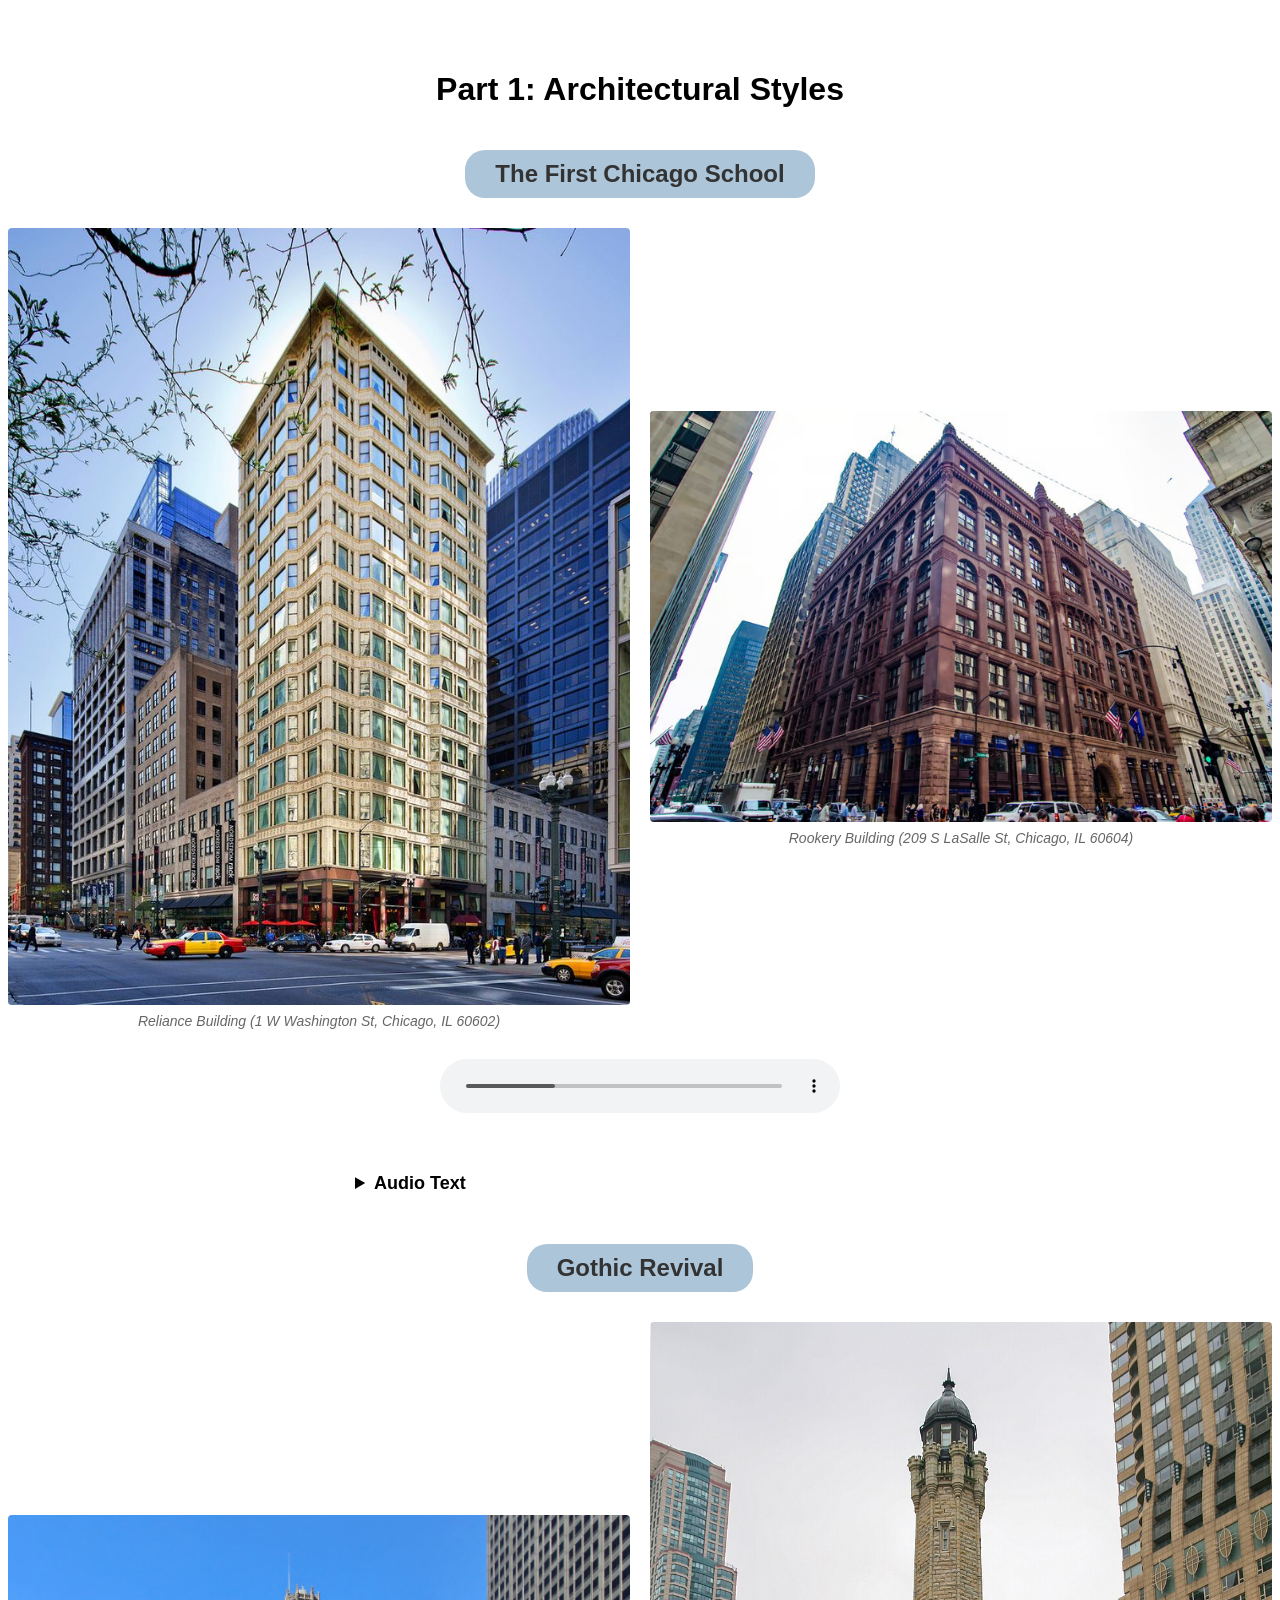
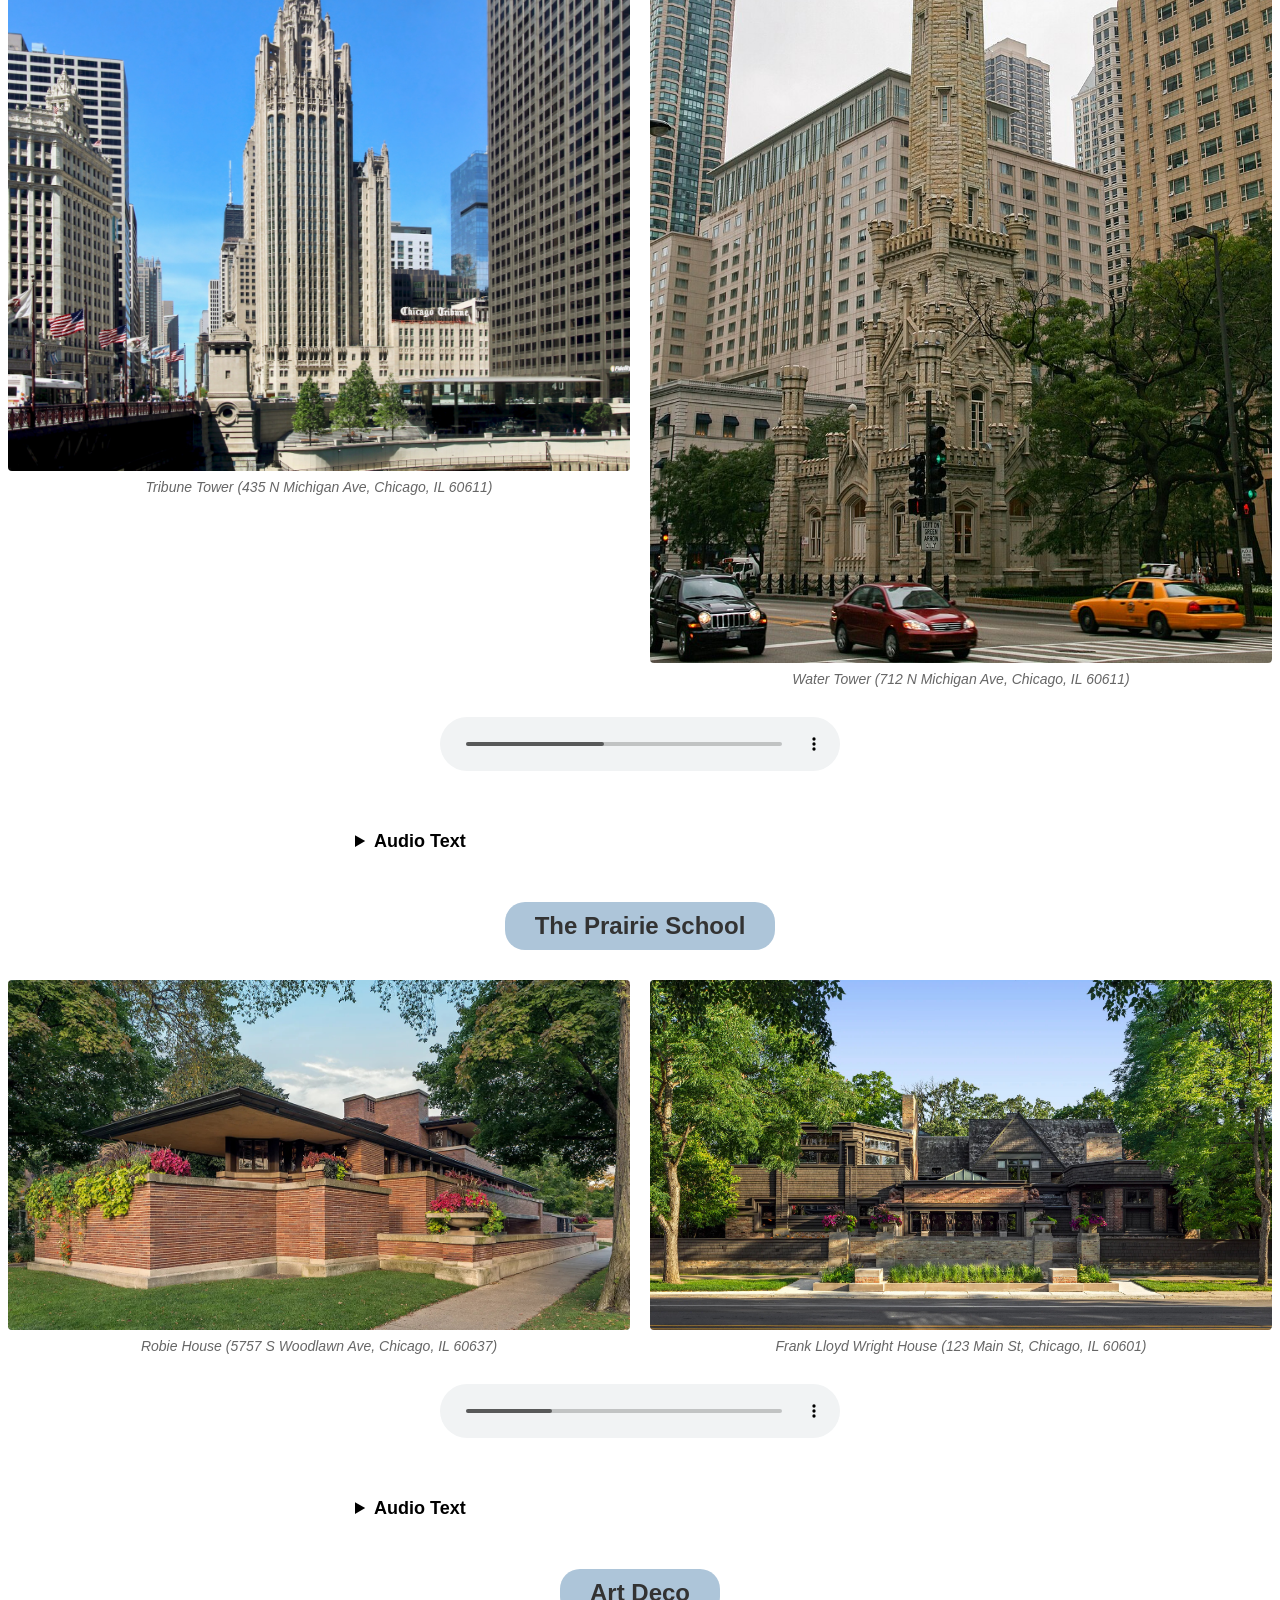
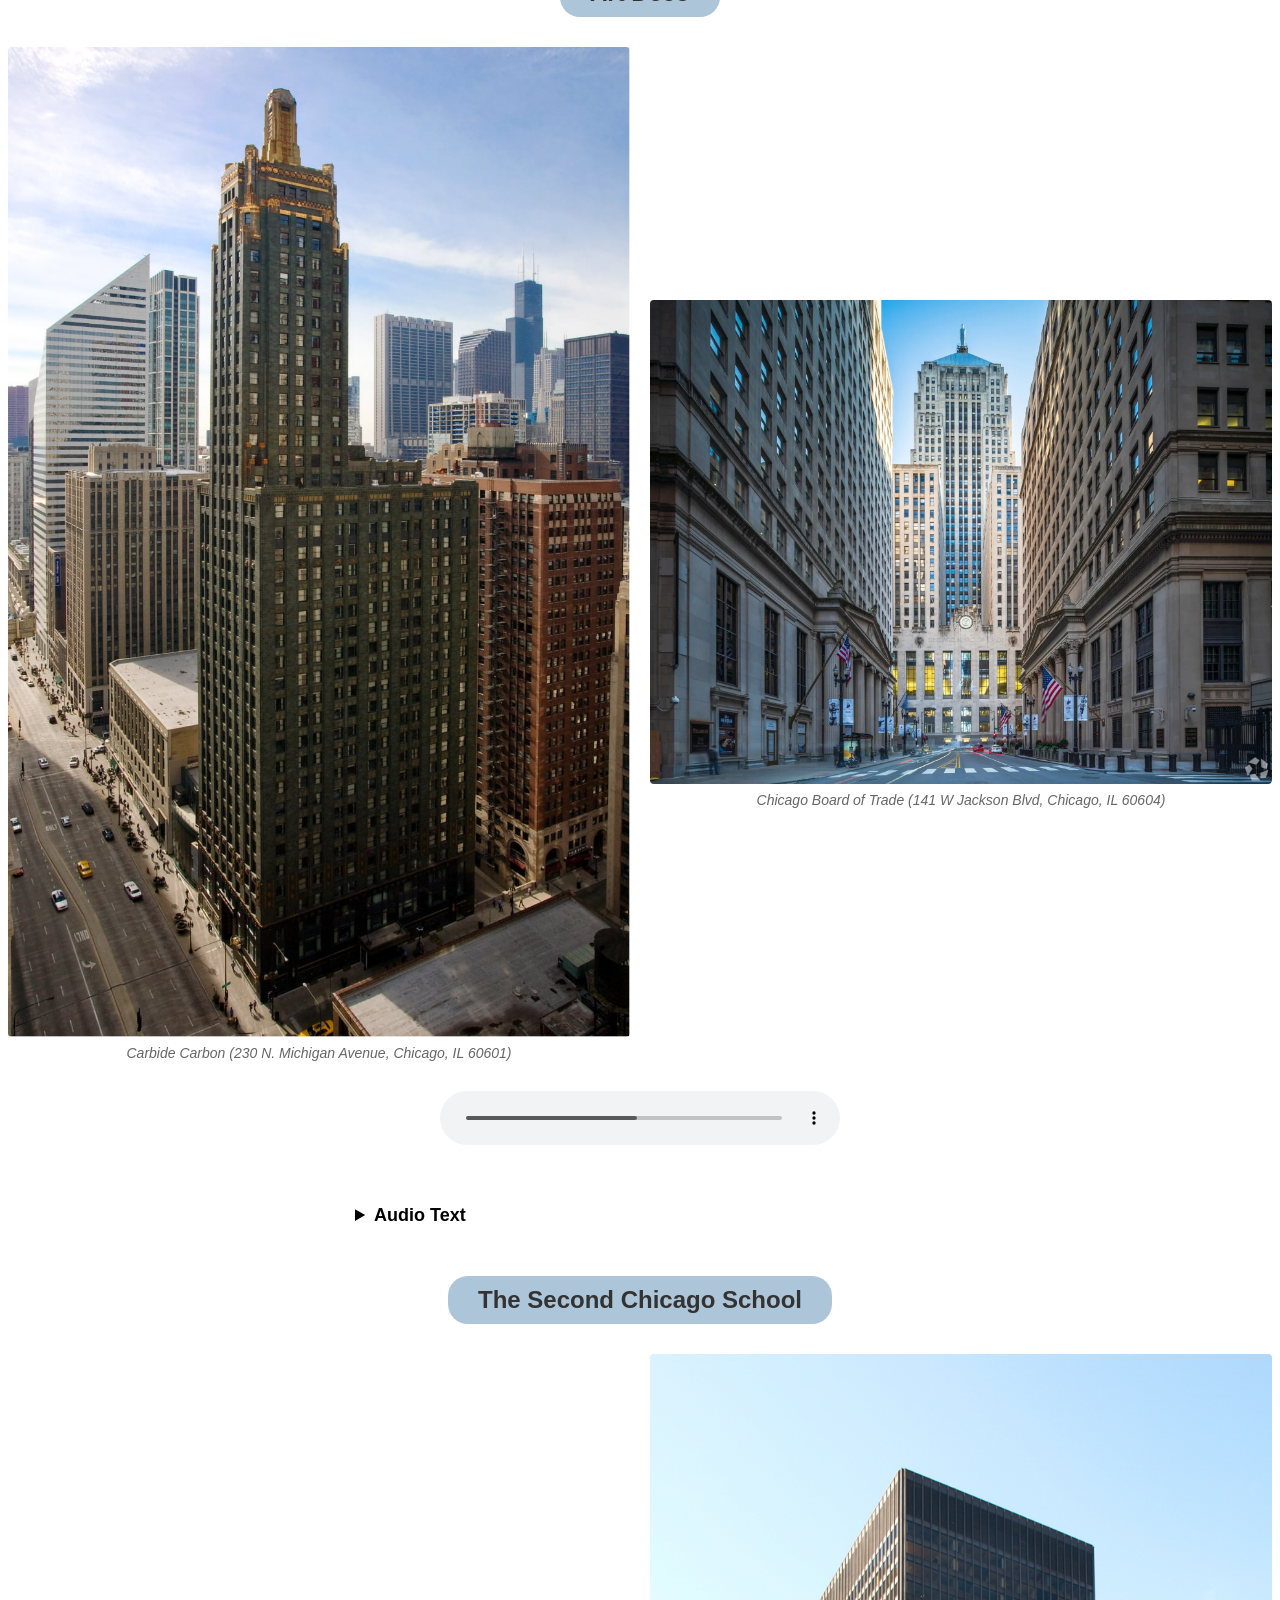
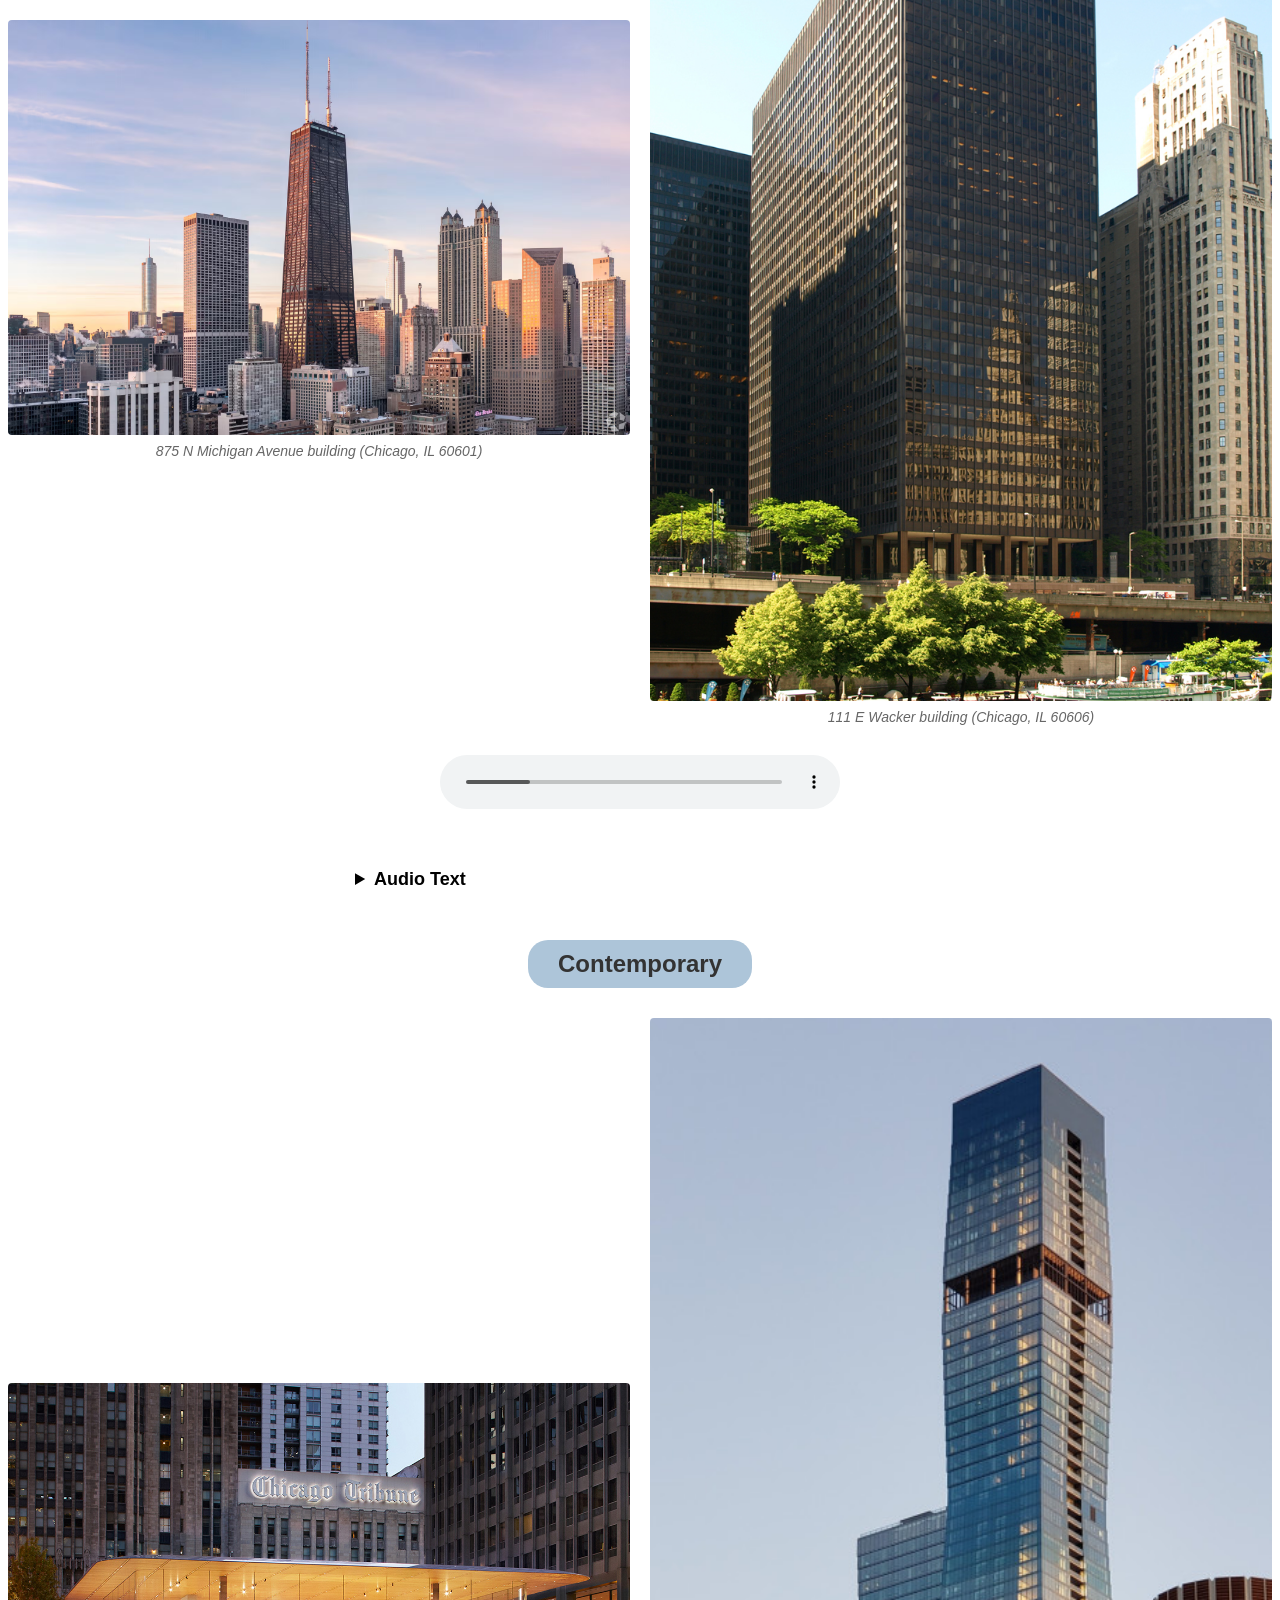
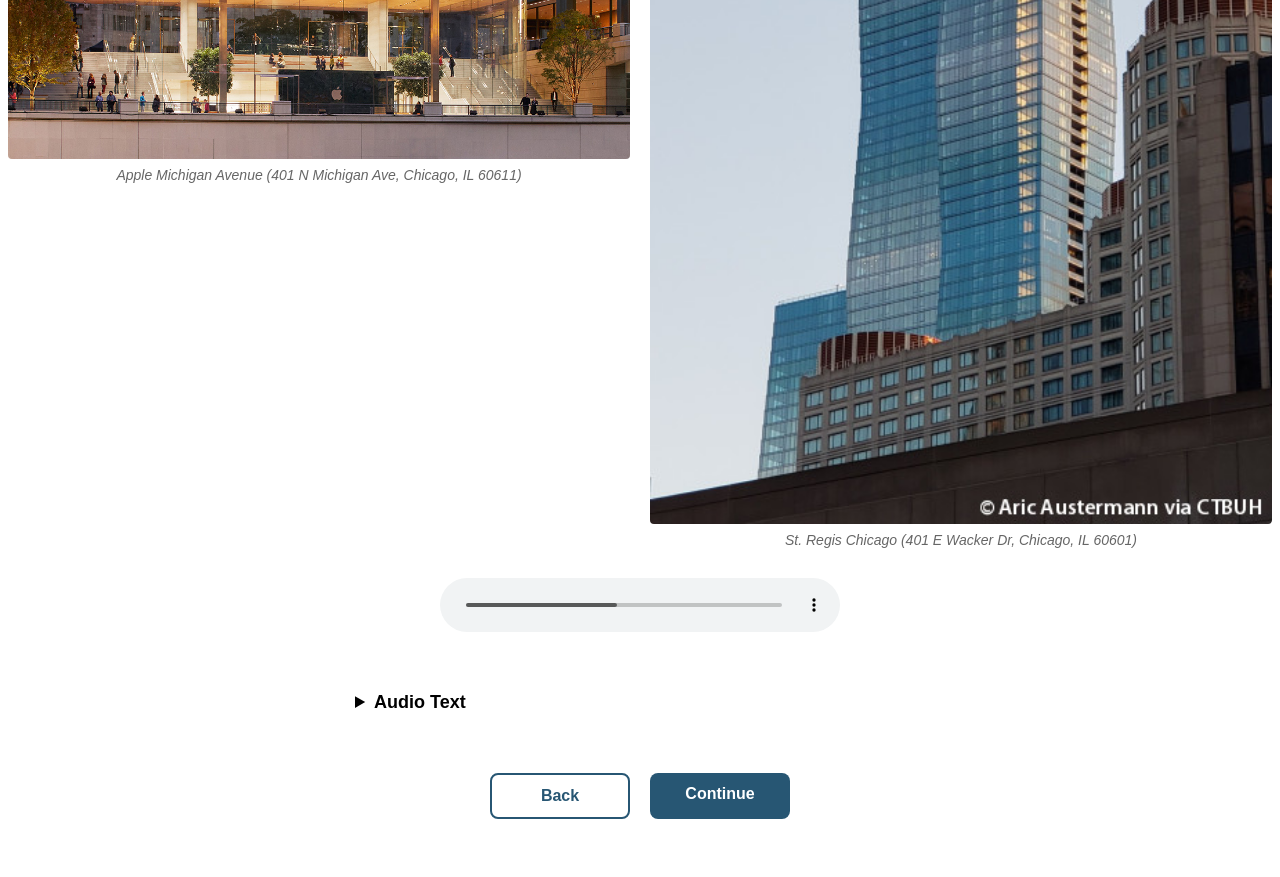
<file: architectural_styles.html>
<!DOCTYPE html>
<html lang="en">

<head>
    <meta charset="UTF-8">
    <meta name="viewport" content="width=device-width, initial-scale=1.0">
    <title>Chicago Architecture</title>
    <link rel="stylesheet" href="styles.css">
</head>

<body>
    <h1>Part 1: Architectural Styles</h1>
    <h2 class="topic-section">The First Chicago School</h2>
    <div class="image-container">
        <figure class="image-figure">
            <img src="images/reliance-building.jpg" alt="Reliance building" class="style-image">
            <figcaption>Reliance Building (1 W Washington St, Chicago, IL 60602)</figcaption>
        </figure>
        <figure class="image-figure">
            <img src="images/rookery-building.jpg" alt="Rookery building" class="style-image">
            <figcaption>Rookery Building (209 S LaSalle St, Chicago, IL 60604)</figcaption>
        </figure>
    </div>
    <audio controls class="audio-clip">
        <source src="audio/first-chicago-school.wav" type="audio/mpeg">
        Your browser does not support the audio element.
    </audio>
    <details class="text-summary">
        <summary>Audio Text</summary>
        <p>The First Chicago School was seen in the 1880s through the 1920s and constructed of brick, stone, or steel frames. The
        buildings offer more interior rental space and larger expanses of glass. The First Chicago School grabbed inspiration
        from Romanesque when using stone or brick frames to create arches. When Chicago architects moved to metal frames, they
        were able to create curves and right angles. The Chicago School is also known as Commercial Style and the American
        Renaissance Style. Distinctive features include large arched windows, decorative terra cotta panels, decorative bands,
        vertical strips of windows, and decorative art.</p>
    </details>
    <h2 class="topic-section">Gothic Revival</h2>
    <div class="image-container">
        <figure class="image-figure">
            <img src="images/tribune-tower.jpeg" alt="Tribune Tower" class="style-image">
            <figcaption>Tribune Tower (435 N Michigan Ave, Chicago, IL 60611)</figcaption>
        </figure>
        <figure class="image-figure">
            <img src="images/water-tower.jpg" alt="Water Tower" class="style-image">
            <figcaption>Water Tower (712 N Michigan Ave, Chicago, IL 60611)</figcaption>
        </figure>
    </div>
    <audio controls class="audio-clip">
        <source src="audio/gothic-revival.wav" type="audio/mpeg">
        Your browser does not support the audio element.
    </audio>
    <details class="text-summary">
        <summary>Audio Text</summary>
        <p>Gothic Revival was seen in the mid-19th century and inspired by 18th-century British revival, medieval castles, and
        cathedrals. Even though gothic skyscrapers are less common, Chicago offers a few around the city. Gothic Revival
        features include vertical emphasis, gothic tracery in stone, pointed arches, spires, ornaments at the top of the roof,
        or flying buttresses.</p>
    </details>
    <h2 class="topic-section">The Prairie School</h2>
    <div class="image-container">
        <figure class="image-figure">
            <img src="images/robie-house.jpg" alt="Robie house" class="style-image">
            <figcaption>Robie House (5757 S Woodlawn Ave, Chicago, IL 60637)</figcaption>
        </figure>
        <figure class="image-figure">
            <img src="images/frank-lloyd-house.jpg" alt="Frank Lloyd Wright house" class="style-image">
            <figcaption>Frank Lloyd Wright House (123 Main St, Chicago, IL 60601)</figcaption>
        </figure>
    </div>
    <audio controls class="audio-clip">
        <source src="audio/prairie-school.wav" type="audio/mpeg">
        Your browser does not support the audio element.
    </audio>
    <details class="text-summary">
        <summary>Audio Text</summary>
        <p>The Prairie School was seen around 1900 from a group of young architects, including Frank Lloyd Wright. This style
        emphasized nature, craftsmanship, and simplicity. The Prairie School style is fully expressed in residences, but
        schools, warehouse, and park buildings were also built in the style. Prairie buildings feature strong geometry and
        massing, including large central chimneys, brick or stucco exteriors, connected indoor and outdoor spaces, and flat roofs. The style’s popularity faded rapidly in the United States after 1915, although its influence can be seen
        in everything from Modernist architecture to Mid-Century ranches.</p>
    </details>
    <h2 class="topic-section">Art Deco</h2>
    <div class="image-container">
        <figure class="image-figure">
            <img src="images/carbide-carbon.jpg" alt="Carbide Carbon" class="style-image">
            <figcaption>Carbide Carbon (230 N. Michigan Avenue, Chicago, IL 60601)</figcaption>
        </figure>
        <figure class="image-figure">
            <img src="images/chicago-board-of-trade.jpg" alt="Chicago Board of Trade" class="style-image">
            <figcaption>Chicago Board of Trade (141 W Jackson Blvd, Chicago, IL 60604)</figcaption>
        </figure>
    </div>
    <audio controls class="audio-clip">
        <source src="audio/art-deco.wav" type="audio/mpeg">
        Your browser does not support the audio element.
    </audio>
    <details class="text-summary">
        <summary>Audio Text</summary>
        <p>Art Deco was seen in the 1920s and 1930s and is a style of visual arts, architecture, and design. The style is
        characterized by bold geometric shapes, lavish ornamentation, and a sense of luxury and glamour. Art Deco buildings
        often feature stepped forms, decorative motifs inspired by ancient cultures, and the use of materials
        such as stainless steel, aluminum, and glass. This style was embraced by the wealthy post-war.</p>
    </details>
    <h2 class="topic-section">The Second Chicago School</h2>
    <div class="image-container">
        <figure class="image-figure">
            <img src="images/875-building.jpg" alt="875 N Michigan Avenue building" class="style-image">
            <figcaption>875 N Michigan Avenue building (Chicago, IL 60601)</figcaption>
        </figure>
        <figure class="image-figure">
            <img src="images/111-building.jpg" alt="111 E Wacker building" class="style-image">
            <figcaption>111 E Wacker building (Chicago, IL 60606)</figcaption>
        </figure>
    </div>
    <audio controls class="audio-clip">
        <source src="audio/second-chicago-school.wav" type="audio/mpeg">
        Your browser does not support the audio element.
    </audio>
    <details class="text-summary">
        <summary>Audio Text</summary>
        <p>The Second Chicago School style appeared after World War 2 in the late 1940s, first as apartment towers and a decade
        later as commercial buildings. This style was initiated by Ludwig Mies van der Rohe and featured minimalist aesthetics,
        steel-and-glass curtain walls, and structural expressionism. The Second Chicago School style was like broader Modernism,
        but emphasized dark metal, repeating grids, and exposed steel and concrete skeleton.</p>
    </details>
    <h2 class="topic-section">Contemporary</h2>
    <div class="image-container">
        <figure class="image-figure">
            <img src="images/apple-store.jpg" alt="Apple Michigan Avenue" class="style-image">
            <figcaption>Apple Michigan Avenue (401 N Michigan Ave, Chicago, IL 60611)</figcaption>
        </figure>
        <figure class="image-figure">
            <img src="images/st-regis.jpg" alt="St. Regis Chicago" class="style-image">
            <figcaption>St. Regis Chicago (401 E Wacker Dr, Chicago, IL 60601)</figcaption>
        </figure>
    </div>
    <audio controls class="audio-clip">
        <source src="audio/contemporary.wav" type="audio/mpeg">
        Your browser does not support the audio element.
    </audio>
    <details class="text-summary">
        <summary>Audio Text</summary>
        <p>Contemporary style appears in the 21st-century to the present with innovative, structural experimentation. The style
        features fluid curves, gravity-defying angles, and seamless integration with nature. Contemporary style has large
        windows and floor-to-ceiling glass to allow natural light in.</p>
    </details>
    <div class="navigation-buttons">
        <a href="pretest.html" class="back-button">Back</a>
        <a href="characteristics.html" id="continue-button">Continue</a>
    </div>
</body>

</html>
</file>
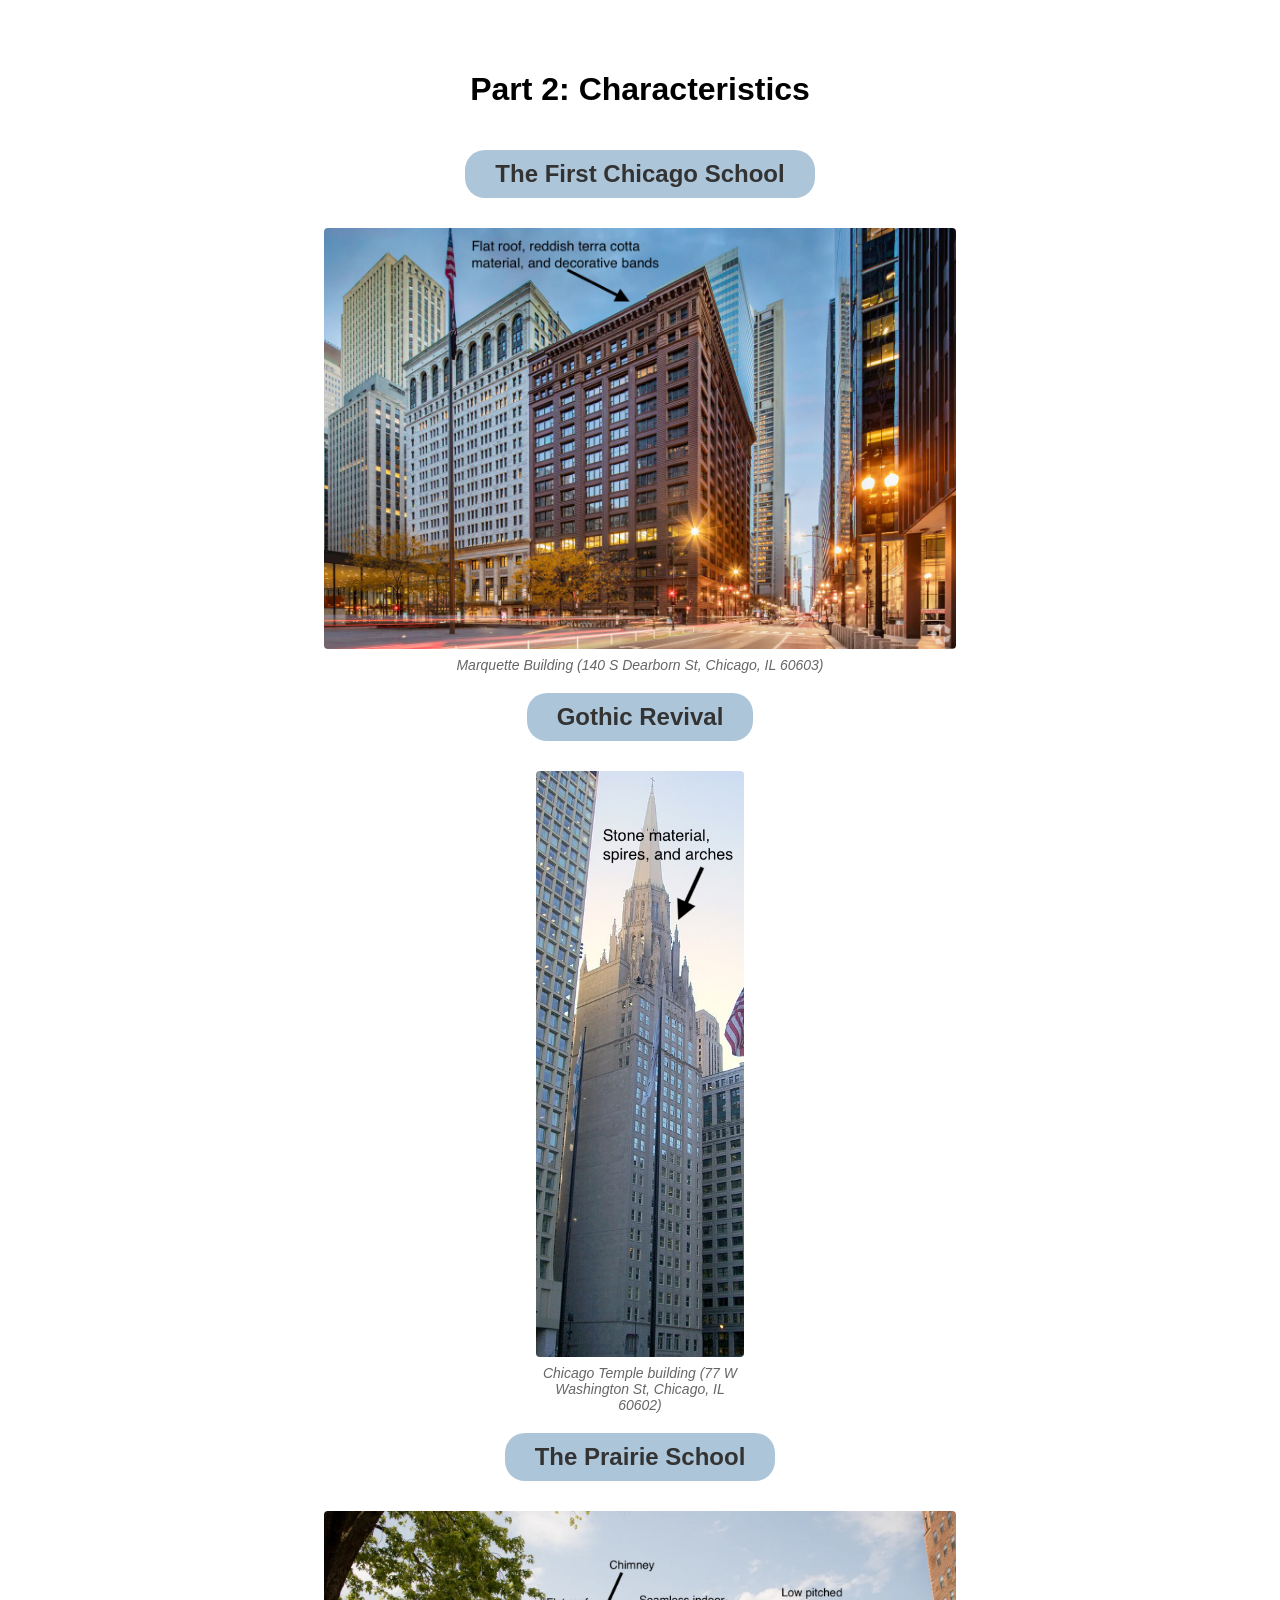
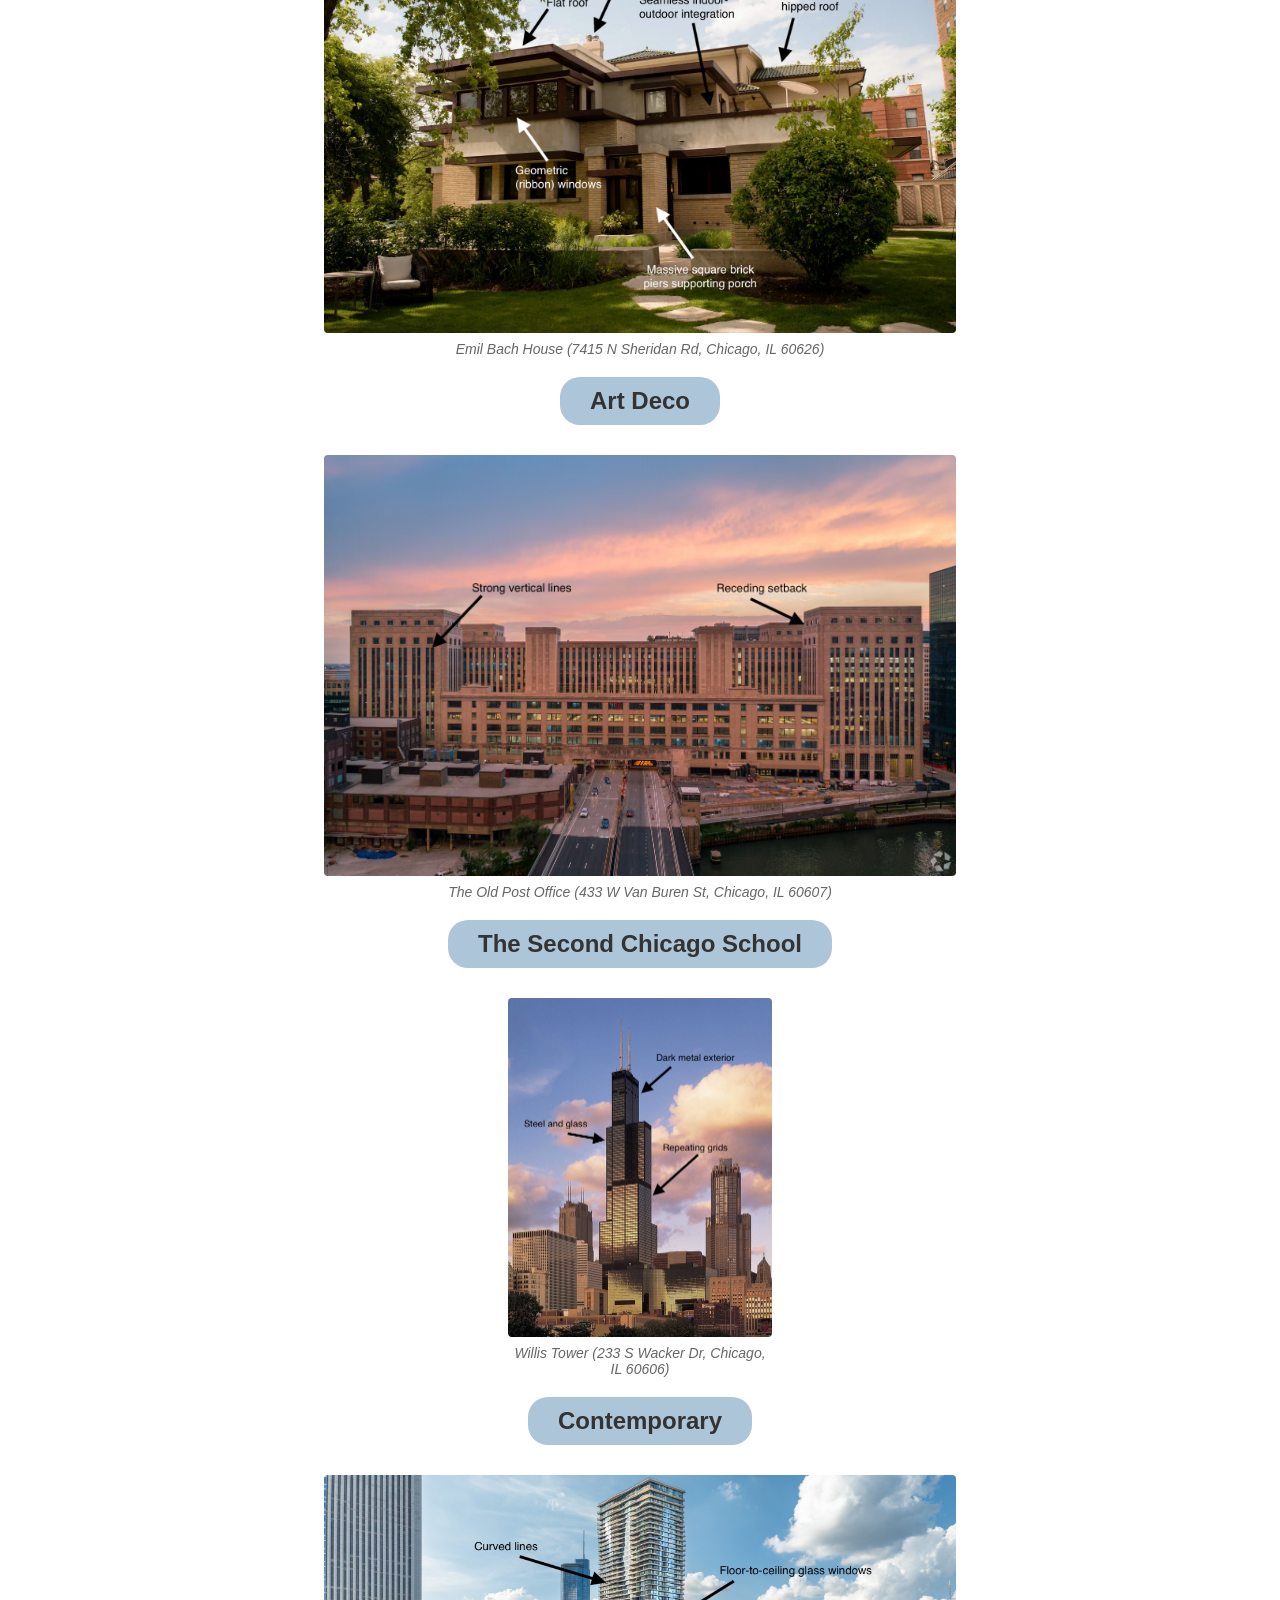
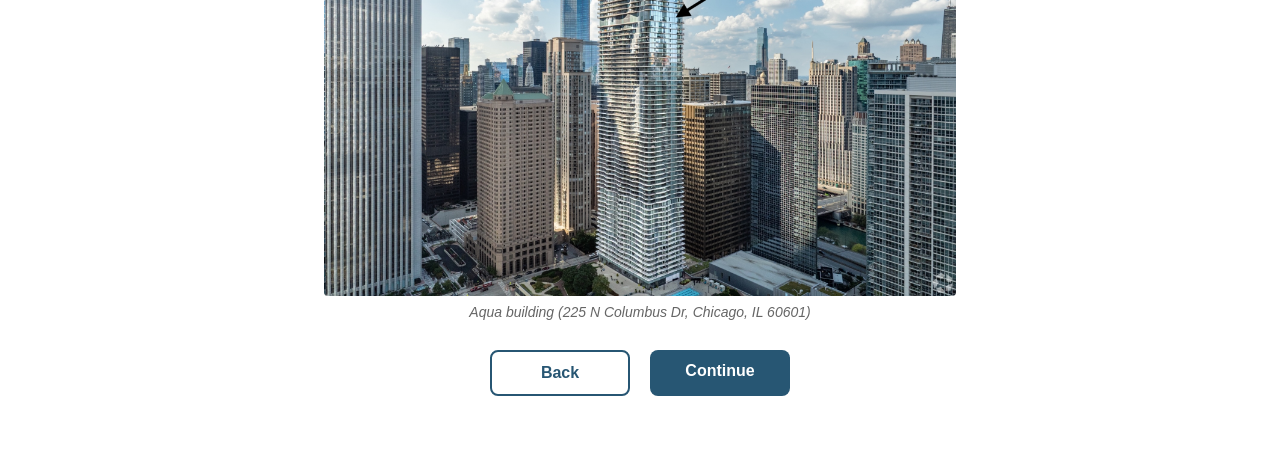
<file: characteristics.html>
<!DOCTYPE html>
<html lang="en">

<head>
    <meta charset="UTF-8">
    <meta name="viewport" content="width=device-width, initial-scale=1.0">
    <title>Chicago Architecture</title>
    <link rel="stylesheet" href="styles.css">
</head>

<body>
    <h1>Part 2: Characteristics</h1>
    <h2 class="topic-section">The First Chicago School</h2>
    <div class="image-container">
        <figure class="image-figure">
            <img src="images/marquette-building.jpg" alt="Marquette building" class="style-image">
            <figcaption>Marquette Building (140 S Dearborn St, Chicago, IL 60603)</figcaption>
        </figure>
    </div>

    <h2 class="topic-section">Gothic Revival</h2>
    <div class="image-container">
        <figure class="image-figure">
            <img src="images/chicago-temple.jpg" alt="Chicago Temple building" class="style-image">
            <figcaption>Chicago Temple building (77 W Washington St, Chicago, IL 60602)</figcaption>
        </figure>
    </div>
    
    <h2 class="topic-section">The Prairie School</h2>
    <div class="image-container">
        <figure class="image-figure">
            <img src="images/emil-bach.jpg" alt="Emil Bach House" class="style-image">
            <figcaption>Emil Bach House (7415 N Sheridan Rd, Chicago, IL 60626)</figcaption>
        </figure>
    </div>
    
    <h2 class="topic-section">Art Deco</h2>
    <div class="image-container">
        <figure class="image-figure">
            <img src="images/old-post-office.jpg" alt="The Old Post Office" class="style-image">
            <figcaption>The Old Post Office (433 W Van Buren St, Chicago, IL 60607)</figcaption>
        </figure>
    </div>
    
    <h2 class="topic-section">The Second Chicago School</h2>
    <div class="image-container">
        <figure class="image-figure">
            <img src="images/willis-tower.jpg" alt="Willis Tower" class="style-image">
            <figcaption>Willis Tower (233 S Wacker Dr, Chicago, IL 60606)</figcaption>
        </figure>
    </div>
    
    <h2 class="topic-section">Contemporary</h2>
    <div class="image-container">
        <figure class="image-figure">
            <img src="images/aqua.jpeg" alt="Aqua building" class="style-image">
            <figcaption>Aqua building (225 N Columbus Dr, Chicago, IL 60601)</figcaption>
        </figure>
    </div>
    
    <div class="navigation-buttons">
        <a href="architectural_styles.html" class="back-button">Back</a>
        <a href="posttest.html" id="continue-button">Continue</a>
    </div>
</body>

</html>
</file>
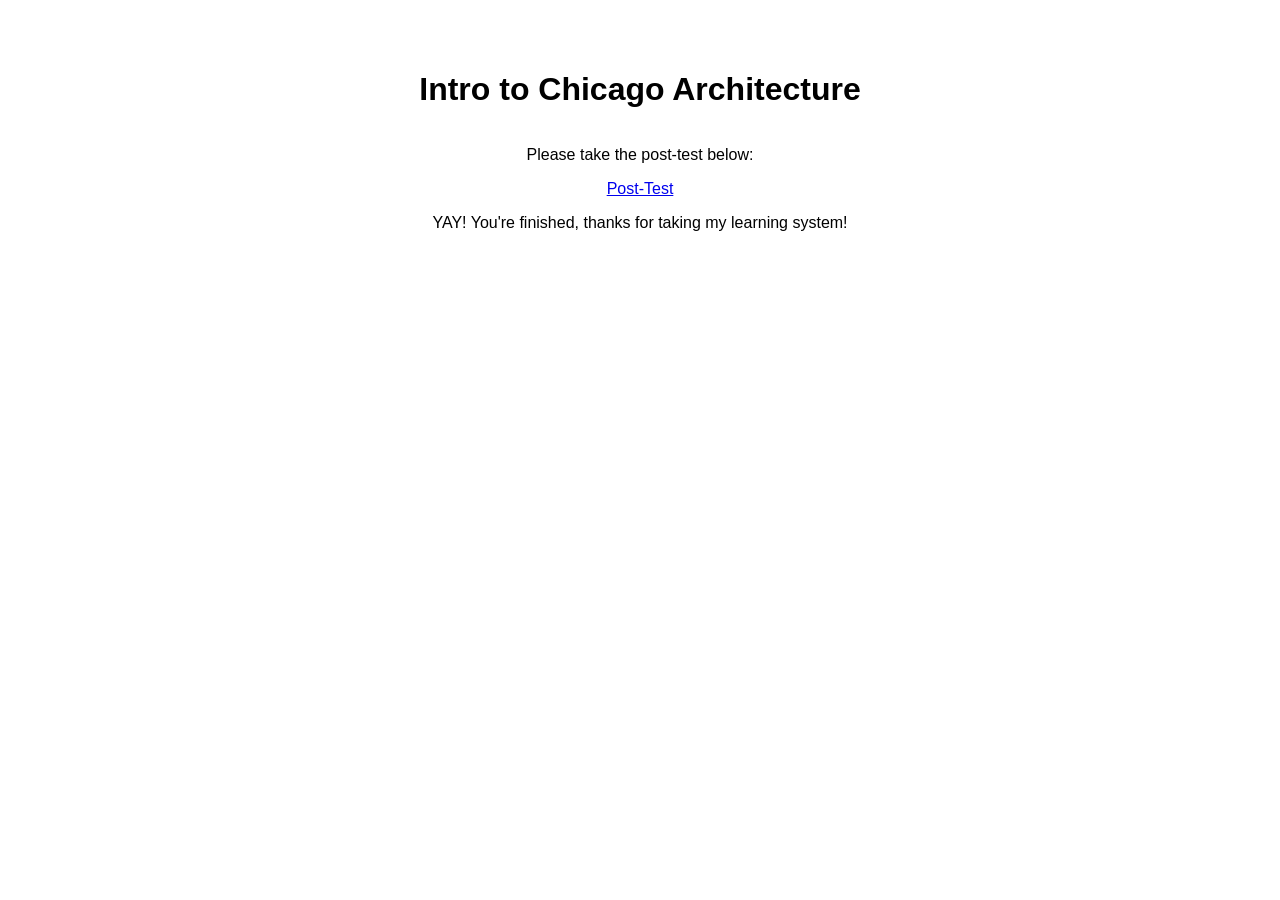
<file: posttest.html>
<!DOCTYPE html>
<html lang="en">

<head>
    <meta charset="UTF-8">
    <meta name="viewport" content="width=device-width, initial-scale=1.0">
    <title>Chicago Architecture</title>
    <link rel="stylesheet" href="styles.css">
</head>

<body>
    <h1>Intro to Chicago Architecture</h1>
    <p>Please take the post-test below:</p>
    <a href="https://forms.gle/UjvSXWTsxSrmxUQJ7" id="posttest-button" target="_blank">Post-Test</a>
    <p>YAY! You're finished, thanks for taking my learning system!</p>
</body>

</html>
</file>
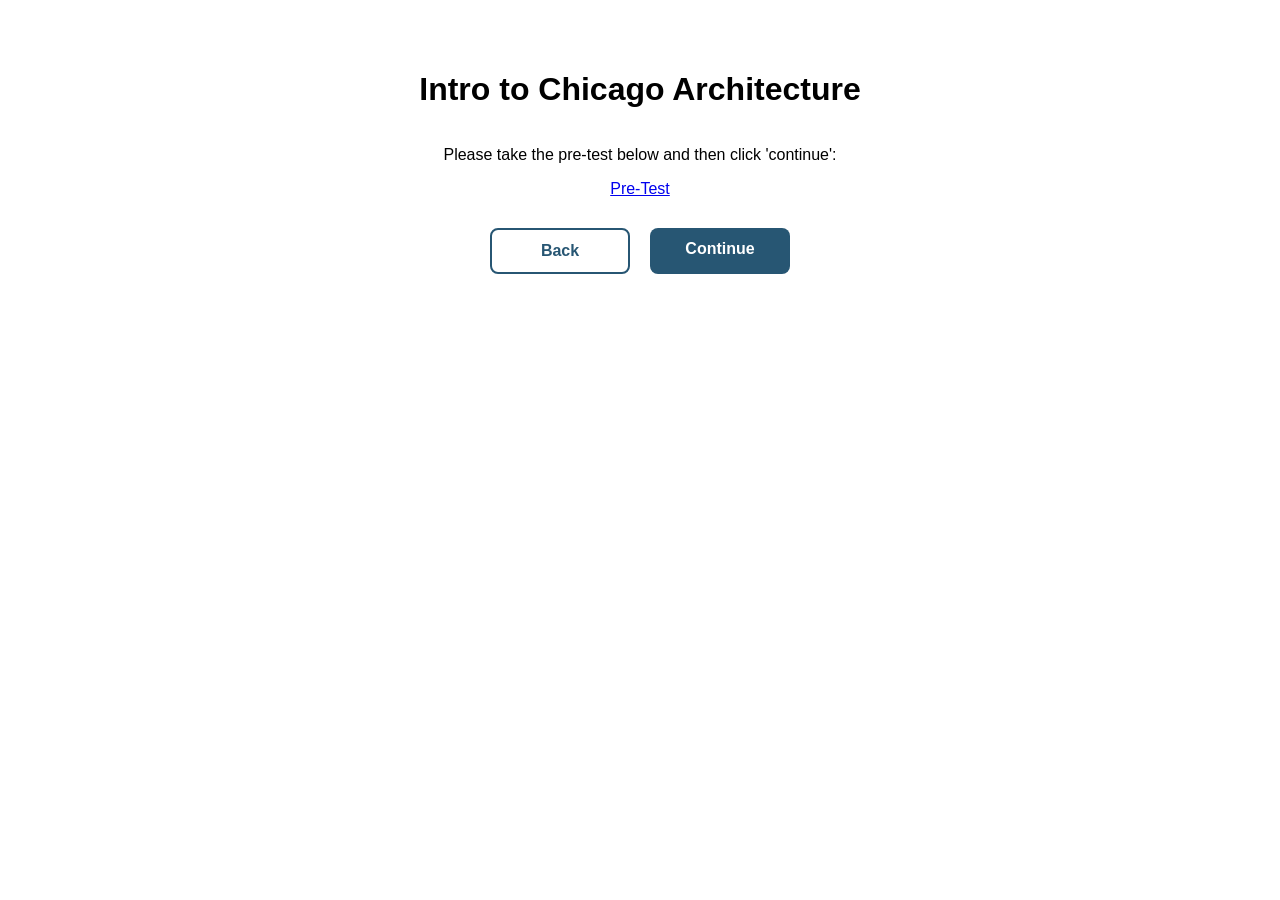
<file: pretest.html>
<!DOCTYPE html>
<html lang="en">

<head>
    <meta charset="UTF-8">
    <meta name="viewport" content="width=device-width, initial-scale=1.0">
    <title>Chicago Architecture</title>
    <link rel="stylesheet" href="styles.css">
</head>

<body>
    <h1>Intro to Chicago Architecture</h1>
    <p>Please take the pre-test below and then click 'continue':</p>
    <a href="https://forms.gle/NqQ3QvJDPYHSfpmy9" id="pretest-button" target="_blank">Pre-Test</a>
    <div class="navigation-buttons">
        <a href="index.html" class="back-button">Back</a>
        <a href="architectural_styles.html" id="continue-button">Continue</a>
    </div>
</body>

</html>
</file>
<file: styles.css>
body {
    /* Align items */
    display: flex;
    flex-direction: column;
    align-items: center;
    text-align: center;

    /* Space at the top so it isn't touching the edge */
    margin-top: 50px;
    font-family: sans-serif;
}

/* Screens smaller than 600px wide (most phones) */
@media (max-width: 600px) {
    .center-image {
        max-width: 90%;
    }
}

h2.topic-section {
    background-color: #ADC5D9;
    color: #333;
    padding: 10px 30px;
    border-radius: 20px;
    display: inline-block;
    margin-bottom: 30px;
}

.center-image {
    /* Image scales down on smaller screens */
    max-width: 60%;
    height: auto;
    margin: 20px 0;
}

.image-container {
    display: flex;
    justify-content: center;
    align-items: center;
    gap: 20px;
}

.style-image {
    /* Image scales down on smaller screens */
    width: 100%;
    height: auto;
    margin: 0;
    border-radius: 4px;
}

.image-figure {
    margin: 0;
    display: flex;
    flex-direction: column;
    align-items: center;
    width: 50%;
}

.image-figure figcaption {
    font-size: 14px;
    color: #666;
    margin-top: 8px;
    font-style: italic;
}

.audio-clip {
    margin: 30px 0;
    width: 80%;
    max-width: 400px;
}

.text-summary {
    width: 80%;
    max-width: 600px;
    margin: 15px 0;
    text-align: left;
    font-family: sans-serif;
}

.text-summary summary {
    font-weight: bold;
    font-size: 18px;
    cursor: pointer;
    padding: 15px;
    border-radius: 8px;
    transition: background-color 0.3s ease;
}

.text-summary summary:hover {
    background-color: #e0e0e0;
}

.text-summary p {
    padding: 15px;
    margin: 0;
    line-height: 1.5;
    background-color: #fafafa;
    border-bottom-left-radius: 8px;
    border-bottom-right-radius: 8px;
}

.navigation-buttons {
    display: flex;
    justify-content: center;
    gap: 20px;
    margin-top: 30px;
    margin-bottom: 50px;
}

.back-button {
    background-color: transparent;
    color: #275673;
    border: 2px solid #275673;
    font-size: 16px;
    font-weight: bold;
    font-family: sans-serif;
    padding: 12px 24px;
    border-radius: 8px;
    cursor: pointer;
    text-decoration: none;
    transition: all 0.3s ease;
    display: flex;
    align-items: center;
    width: 140px;
    justify-content: center;
    box-sizing: border-box;
}

.back-button:hover {
    background-color: #ADC5D9;
    color: white;
}

#continue-button {
    background-color: #275673;
    color: white;
    font-size: 16px;
    font-weight: bold;
    font-family: sans-serif;
    padding: 12px 24px;
    border: none;
    border-radius: 8px;
    cursor: pointer;
    transition: background-color 0.3s ease;
    text-decoration: none;
    display: inline-block;
    width: 140px;
    text-align: center;
    box-sizing: border-box;
}

#continue-button:hover {
    background-color: #ADC5D9;
}
</file>
